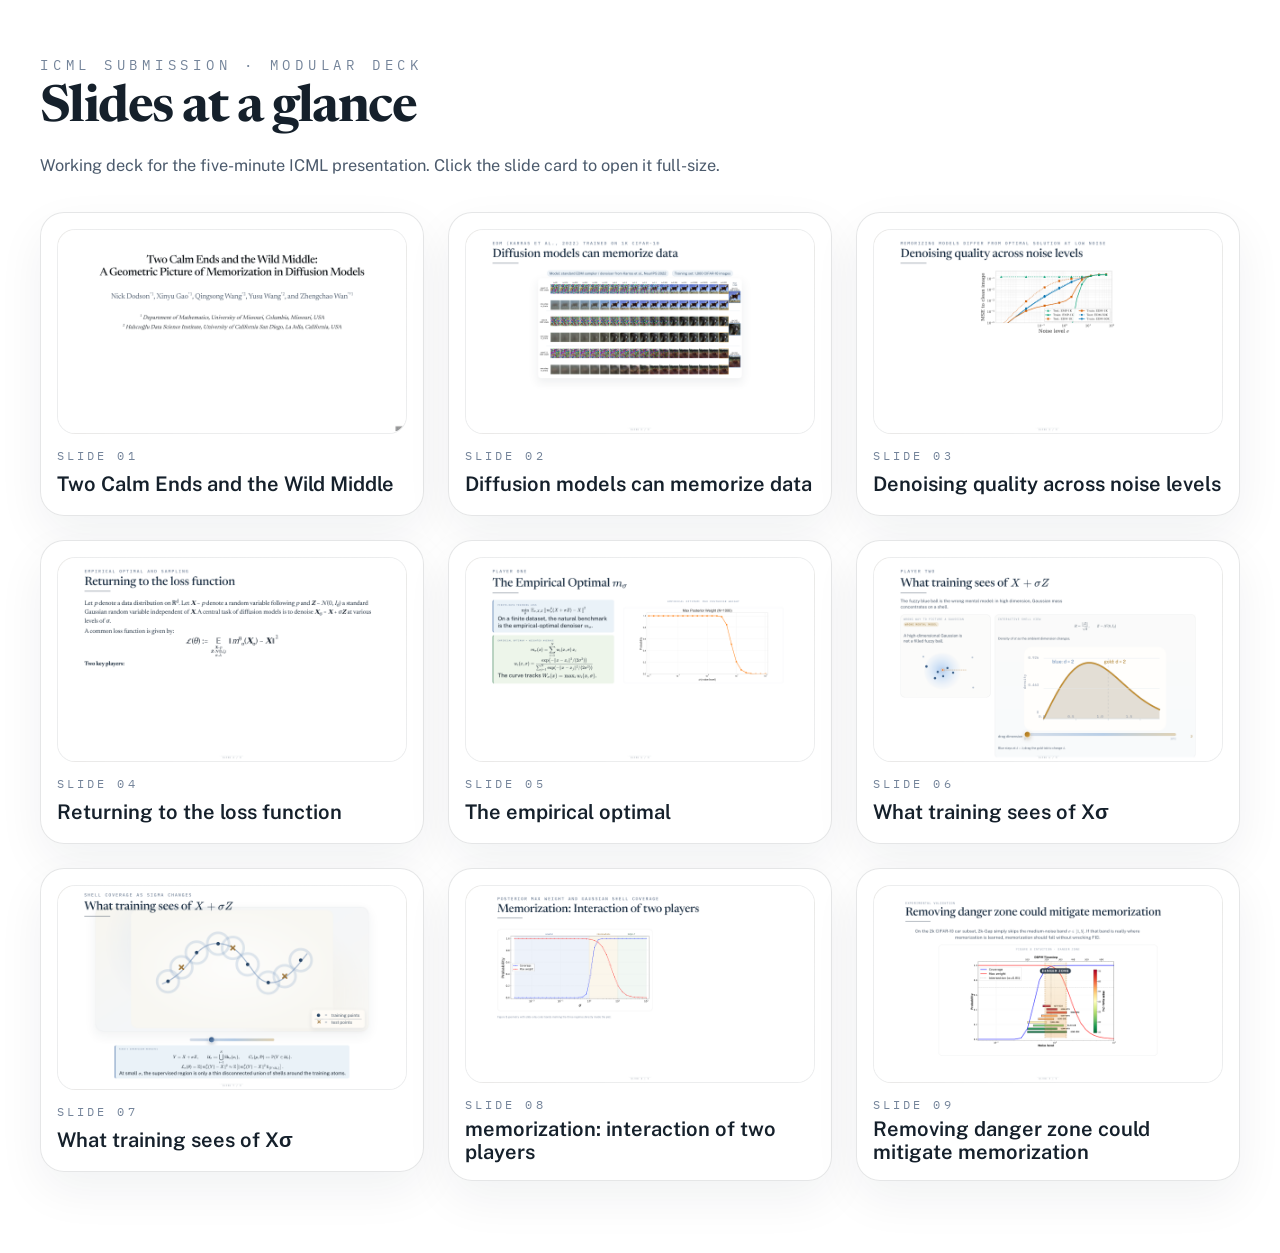
<file: index.html>
<!DOCTYPE html>
<html lang="en">
<head>
  <meta charset="utf-8">
  <meta name="viewport" content="width=device-width, initial-scale=1.0, maximum-scale=1.0, user-scalable=no">
  <title>ICML Presentation Deck</title>
  <link rel="preconnect" href="https://fonts.googleapis.com">
  <link rel="preconnect" href="https://fonts.gstatic.com" crossorigin>
  <link href="https://fonts.googleapis.com/css2?family=IBM+Plex+Mono:wght@400;500&family=Newsreader:opsz,wght@6..72,400;6..72,500;6..72,600;6..72,700&family=Public+Sans:wght@300;400;500;600;700&display=swap" rel="stylesheet">
  <link rel="stylesheet" href="shared/deck.css">
  <script defer src="shared/deck.js"></script>
</head>
<body class="modular-index">
  <main class="index-shell">
    <p class="index-kicker">ICML Submission · Modular Deck</p>
    <h1 class="index-title">Slides at a glance</h1>
    <p class="index-copy">
      Working deck for the five-minute ICML presentation. Click the slide card to open it full-size.
    </p>

    <section class="index-grid" aria-label="Slide overview">
      <a class="deck-link" href="01-two-calm-ends-and-the-wild-middle.html">
        <article class="deck-card">
          <div class="deck-preview" aria-hidden="true">
            <img src="previews/01-two-calm-ends-and-the-wild-middle.png" loading="lazy" alt="">
          </div>
          <div class="deck-meta">
            <div class="deck-label">Slide 01</div>
            <div class="deck-card-title">Two Calm Ends and the Wild Middle</div>
          </div>
        </article>
      </a>

      <a class="deck-link" href="02-diffusion-models-can-memorize-data.html">
        <article class="deck-card">
          <div class="deck-preview" aria-hidden="true">
            <img src="previews/02-diffusion-models-can-memorize-data.png" loading="lazy" alt="">
          </div>
          <div class="deck-meta">
            <div class="deck-label">Slide 02</div>
            <div class="deck-card-title">Diffusion models can memorize data</div>
          </div>
        </article>
      </a>

      <a class="deck-link" href="03-denoising-quality-across-noise-levels.html">
        <article class="deck-card">
          <div class="deck-preview" aria-hidden="true">
            <img src="previews/03-denoising-quality-across-noise-levels.png" loading="lazy" alt="">
          </div>
          <div class="deck-meta">
            <div class="deck-label">Slide 03</div>
            <div class="deck-card-title">Denoising quality across noise levels</div>
          </div>
        </article>
      </a>

      <a class="deck-link" href="04-returning-to-the-loss-function.html">
        <article class="deck-card">
          <div class="deck-preview" aria-hidden="true">
            <img src="previews/04-returning-to-the-loss-function.png" loading="lazy" alt="">
          </div>
          <div class="deck-meta">
            <div class="deck-label">Slide 04</div>
            <div class="deck-card-title">Returning to the loss function</div>
          </div>
        </article>
      </a>

      <a class="deck-link" href="05-the-empirical-optimal.html">
        <article class="deck-card">
          <div class="deck-preview" aria-hidden="true">
            <img src="previews/05-the-empirical-optimal.png" loading="lazy" alt="">
          </div>
          <div class="deck-meta">
            <div class="deck-label">Slide 05</div>
            <div class="deck-card-title">The empirical optimal</div>
          </div>
        </article>
      </a>

      <a class="deck-link" href="06-what-training-sees-of-xsigma.html">
        <article class="deck-card">
          <div class="deck-preview" aria-hidden="true">
            <img src="previews/06-what-training-sees-of-xsigma.png" loading="lazy" alt="">
          </div>
          <div class="deck-meta">
            <div class="deck-label">Slide 06</div>
            <div class="deck-card-title">What training sees of Xσ</div>
          </div>
        </article>
      </a>

      <a class="deck-link" href="07-shells-separate-at-small-sigma.html">
        <article class="deck-card">
          <div class="deck-preview" aria-hidden="true">
            <img src="previews/07-shells-separate-at-small-sigma.png" loading="lazy" alt="">
          </div>
          <div class="deck-meta">
            <div class="deck-label">Slide 07</div>
            <div class="deck-card-title">What training sees of Xσ</div>
          </div>
        </article>
      </a>

      <a class="deck-link" href="08-the-danger-zone-visualized.html">
        <article class="deck-card">
          <div class="deck-preview" aria-hidden="true">
            <img src="previews/08-the-danger-zone-visualized.png" loading="lazy" alt="">
          </div>
          <div class="deck-meta">
            <div class="deck-label">Slide 08</div>
            <div class="deck-card-title">memorization: interaction of two players</div>
          </div>
        </article>
      </a>

      <a class="deck-link" href="09-removing-danger-zone-could-mitigate-memorization.html">
        <article class="deck-card">
          <div class="deck-preview" aria-hidden="true">
            <img src="previews/09-removing-danger-zone-could-mitigate-memorization.png" loading="lazy" alt="">
          </div>
          <div class="deck-meta">
            <div class="deck-label">Slide 09</div>
            <div class="deck-card-title">Removing danger zone could mitigate memorization</div>
          </div>
        </article>
      </a>
    </section>
  </main>
</body>
</html>
</file>
<file: shared/deck.css>
:root {
  --paper: #ffffff;
  --surface: #ffffff;
  --ink: #15202b;
  --ink-soft: #4b5a6c;
  --ink-muted: #74849a;
  --navy: #1f3246;
  --gold: #c28c2d;
  --line: rgba(21, 32, 43, 0.11);
  --line-strong: rgba(21, 32, 43, 0.18);
  --shadow: 0 18px 48px rgba(24, 40, 58, 0.06);
}

html,
body {
  margin: 0;
  min-height: 100%;
  background: var(--paper);
}

body {
  color: var(--ink);
  font-family: "Public Sans", "Avenir Next", "Segoe UI", sans-serif;
}

body.modular-slide {
  min-height: 100vh;
  overflow: hidden;
}

.reveal-viewport {
  background: var(--paper) !important;
}

.reveal {
  color: var(--ink);
  font-family: "Public Sans", "Avenir Next", "Segoe UI", sans-serif;
  font-size: 35px;
  text-rendering: optimizeLegibility;
  -webkit-font-smoothing: antialiased;
}

.reveal .slides section {
  box-sizing: border-box;
  text-align: left;
  padding: clamp(0.88em, 1.04vw, 1.02em) clamp(1.02em, 1.28vw, 1.24em) clamp(0.76em, 0.96vw, 0.9em);
  height: 100%;
  display: flex;
  flex-direction: column;
  justify-content: flex-start;
  overflow: hidden;
  background: var(--paper);
}

.reveal .slides section > h2 {
  flex-shrink: 0;
}

.reveal .slides section:not(.title-slide) > h2::before {
  content: attr(data-kicker);
  display: block;
  margin-bottom: 0.6em;
  font-family: "IBM Plex Mono", monospace;
  font-size: 0.36em;
  font-weight: 500;
  letter-spacing: 0.22em;
  text-transform: uppercase;
  color: var(--ink-muted);
}

.reveal .slides section:not(.title-slide) > h2:not([data-kicker])::before {
  content: none;
}

.reveal h1,
.reveal h2,
.reveal h3,
.reveal h4 {
  font-family: "Newsreader", Georgia, serif;
  color: var(--navy);
  text-transform: none;
  letter-spacing: -0.03em;
}

.reveal h2 {
  position: relative;
  margin: 0 0 0.58em;
  padding-bottom: 0.24em;
  font-size: 1.52em;
  font-weight: 500;
  line-height: 1.06;
  letter-spacing: -0.015em;
}

.reveal h2::after {
  content: "";
  position: absolute;
  left: 0;
  bottom: 0;
  width: 2.2em;
  height: 2px;
  background: var(--navy);
  opacity: 0.75;
}

.reveal p,
.reveal li {
  color: var(--ink-soft);
  line-height: 1.42;
}

.reveal .slide-number {
  font-family: "IBM Plex Mono", monospace;
  letter-spacing: 0.22em;
  text-transform: uppercase;
  color: var(--ink-muted);
  font-size: 0.34em;
}

.reveal .controls,
.reveal .progress {
  color: var(--gold);
}

.katex {
  font-size: 0.96em;
}

body.has-custom-nav .reveal .slide-number {
  display: none !important;
}

.deck-link {
  color: inherit;
  text-decoration: none;
}

.deck-link:hover .deck-card {
  border-color: rgba(194, 140, 45, 0.4);
  box-shadow: 0 24px 56px rgba(24, 40, 58, 0.1);
  transform: translateY(-3px);
}

.modular-index {
  padding: 56px 28px 72px;
  color: var(--ink);
}

.index-shell {
  max-width: 1200px;
  margin: 0 auto;
}

.index-kicker {
  margin: 0 0 10px;
  font-family: "IBM Plex Mono", monospace;
  font-size: 14px;
  letter-spacing: 0.34em;
  text-transform: uppercase;
  color: var(--ink-muted);
}

.index-title {
  margin: 0;
  font-family: "Newsreader", Georgia, serif;
  font-size: clamp(2.2rem, 4vw, 4.3rem);
  line-height: 0.98;
  letter-spacing: -0.03em;
}

.index-copy {
  max-width: 760px;
  margin: 18px 0 34px;
  color: var(--ink-soft);
  font-size: 1.02rem;
  line-height: 1.6;
}

.index-grid {
  display: grid;
  grid-template-columns: repeat(auto-fit, minmax(290px, 1fr));
  gap: 24px;
}

.deck-card {
  display: grid;
  gap: 14px;
  padding: 16px;
  min-height: 270px;
  background: rgba(255, 255, 255, 0.96);
  border: 1px solid var(--line);
  border-radius: 24px;
  box-shadow: var(--shadow);
  transition: transform 180ms ease, box-shadow 180ms ease, border-color 180ms ease;
}

.deck-preview {
  display: grid;
  place-items: center;
  overflow: hidden;
  min-height: 180px;
  background:
    linear-gradient(180deg, rgba(255, 255, 255, 0.72), rgba(255, 255, 255, 0.95)),
    radial-gradient(circle at top left, rgba(194, 140, 45, 0.12), transparent 48%);
  border: 1px solid rgba(21, 32, 43, 0.08);
  border-radius: 18px;
}

.deck-preview iframe {
  width: 1400px;
  height: 875px;
  border: 0;
  transform: scale(0.19);
  transform-origin: top left;
  pointer-events: none;
}

.deck-preview img {
  width: 100%;
  height: 100%;
  object-fit: cover;
  display: block;
}

.deck-meta {
  display: grid;
  gap: 6px;
}

.deck-label {
  font-family: "IBM Plex Mono", monospace;
  font-size: 0.74rem;
  letter-spacing: 0.26em;
  text-transform: uppercase;
  color: var(--ink-muted);
}

.deck-card-title {
  font-family: "Public Sans", sans-serif;
  font-size: 1.26rem;
  font-weight: 600;
  line-height: 1.15;
}

.title-slide {
  display: flex !important;
  align-items: center;
  justify-content: center;
  padding: 2.6em 2.9em !important;
  text-align: center !important;
}

.paper-title-shell {
  width: min(100%, 96vw);
  margin: 0 auto;
  display: grid;
  gap: 0.98em;
}

.paper-title-shell h1 {
  margin: 0;
  font-family: "Newsreader", Georgia, serif;
  font-size: clamp(1.8rem, 3.45vw, 3.08rem);
  font-weight: 500;
  line-height: 1.12;
  letter-spacing: -0.028em;
  color: #101418;
  text-transform: none !important;
  white-space: nowrap;
}

.paper-authors {
  margin: 0;
  font-family: "Newsreader", Georgia, serif;
  font-size: clamp(1.35rem, 2.55vw, 2.05rem);
  font-weight: 400;
  line-height: 1.24;
  letter-spacing: -0.015em;
  color: #101418;
  white-space: nowrap;
}

.paper-authors sup,
.paper-affiliations sup {
  font-size: 0.58em;
  vertical-align: 0.75em;
}

.paper-affiliations {
  display: grid;
  gap: 0.28em;
}

.paper-affiliations p {
  margin: 0;
  font-family: "Newsreader", Georgia, serif;
  font-size: clamp(1.1rem, 1.82vw, 1.58rem);
  font-style: italic;
  font-weight: 400;
  line-height: 1.18;
  color: #1c2228;
  white-space: nowrap;
}

.modular-nav {
  position: fixed;
  right: 0;
  bottom: 0;
  left: 0;
  z-index: 30;
  width: 100vw;
  padding: 0;
  margin: 0;
  pointer-events: none;
}

.modular-nav__group {
  position: relative;
  width: 100%;
  height: 2.4rem;
}

.modular-nav__group > * {
  pointer-events: auto;
}

.modular-nav__meta {
  position: absolute;
  bottom: 0.64rem;
  left: 50%;
  transform: translateX(-50%);
  padding: 0.28em 0.9em 0;
  border-top: 1px solid rgba(67, 82, 101, 0.18);
  font-family: "IBM Plex Mono", monospace;
  font-size: 0.58rem;
  letter-spacing: 0.22em;
  text-transform: uppercase;
  color: rgba(67, 82, 101, 0.48);
  white-space: nowrap;
  user-select: none;
}

.modular-nav a {
  position: absolute;
  bottom: 0.64rem;
  padding: 0.28em 1.1em;
  font-size: 0;
  line-height: 1;
  color: transparent;
  text-decoration: none;
  opacity: 0;
  transition: opacity 200ms ease;
}

.modular-nav a[href$="index.html"] {
  display: none !important;
}

.modular-nav a::before {
  display: inline-block;
  padding: 0.28em 0 0;
  border-top: 1px solid rgba(67, 82, 101, 0.18);
  font-family: "IBM Plex Mono", monospace;
  font-size: 0.58rem;
  font-weight: 500;
  letter-spacing: 0.22em;
  text-transform: uppercase;
  color: rgba(31, 50, 70, 0.46);
}

.modular-nav__group > a:first-child {
  left: 1.1rem;
}

.modular-nav__group > a:first-child::before {
  content: "‹  prev";
}

.modular-nav__group > a:last-child {
  right: 1.1rem;
}

.modular-nav__group > a:last-child::before {
  content: "next  ›";
}

body:hover .modular-nav a,
.modular-nav a:focus-visible {
  opacity: 1;
}

.modular-nav a:hover::before,
.modular-nav a:focus-visible::before {
  color: var(--navy);
  border-top-color: var(--navy);
}

.modular-nav a.is-disabled {
  pointer-events: none;
  visibility: hidden;
}

.snapshot .reveal .slide-number,
.snapshot .reveal .controls,
.snapshot .reveal .progress {
  display: none !important;
}

@media (max-width: 900px) {
  .modular-index {
    padding: 36px 18px 52px;
  }

  .deck-preview {
    min-height: 154px;
  }

  .title-slide {
    padding: 2em 1.4em !important;
  }

  .paper-title-shell {
    width: min(100%, 20em);
    gap: 0.9em;
  }

  .paper-title-shell h1 {
    font-size: 1.22em;
    white-space: normal;
  }

  .paper-authors {
    font-size: 0.72em;
    line-height: 1.35;
    white-space: normal;
  }

  .paper-affiliations p {
    font-size: 0.58em;
    white-space: normal;
  }

  .modular-nav {
    display: none;
  }
}
</file>
